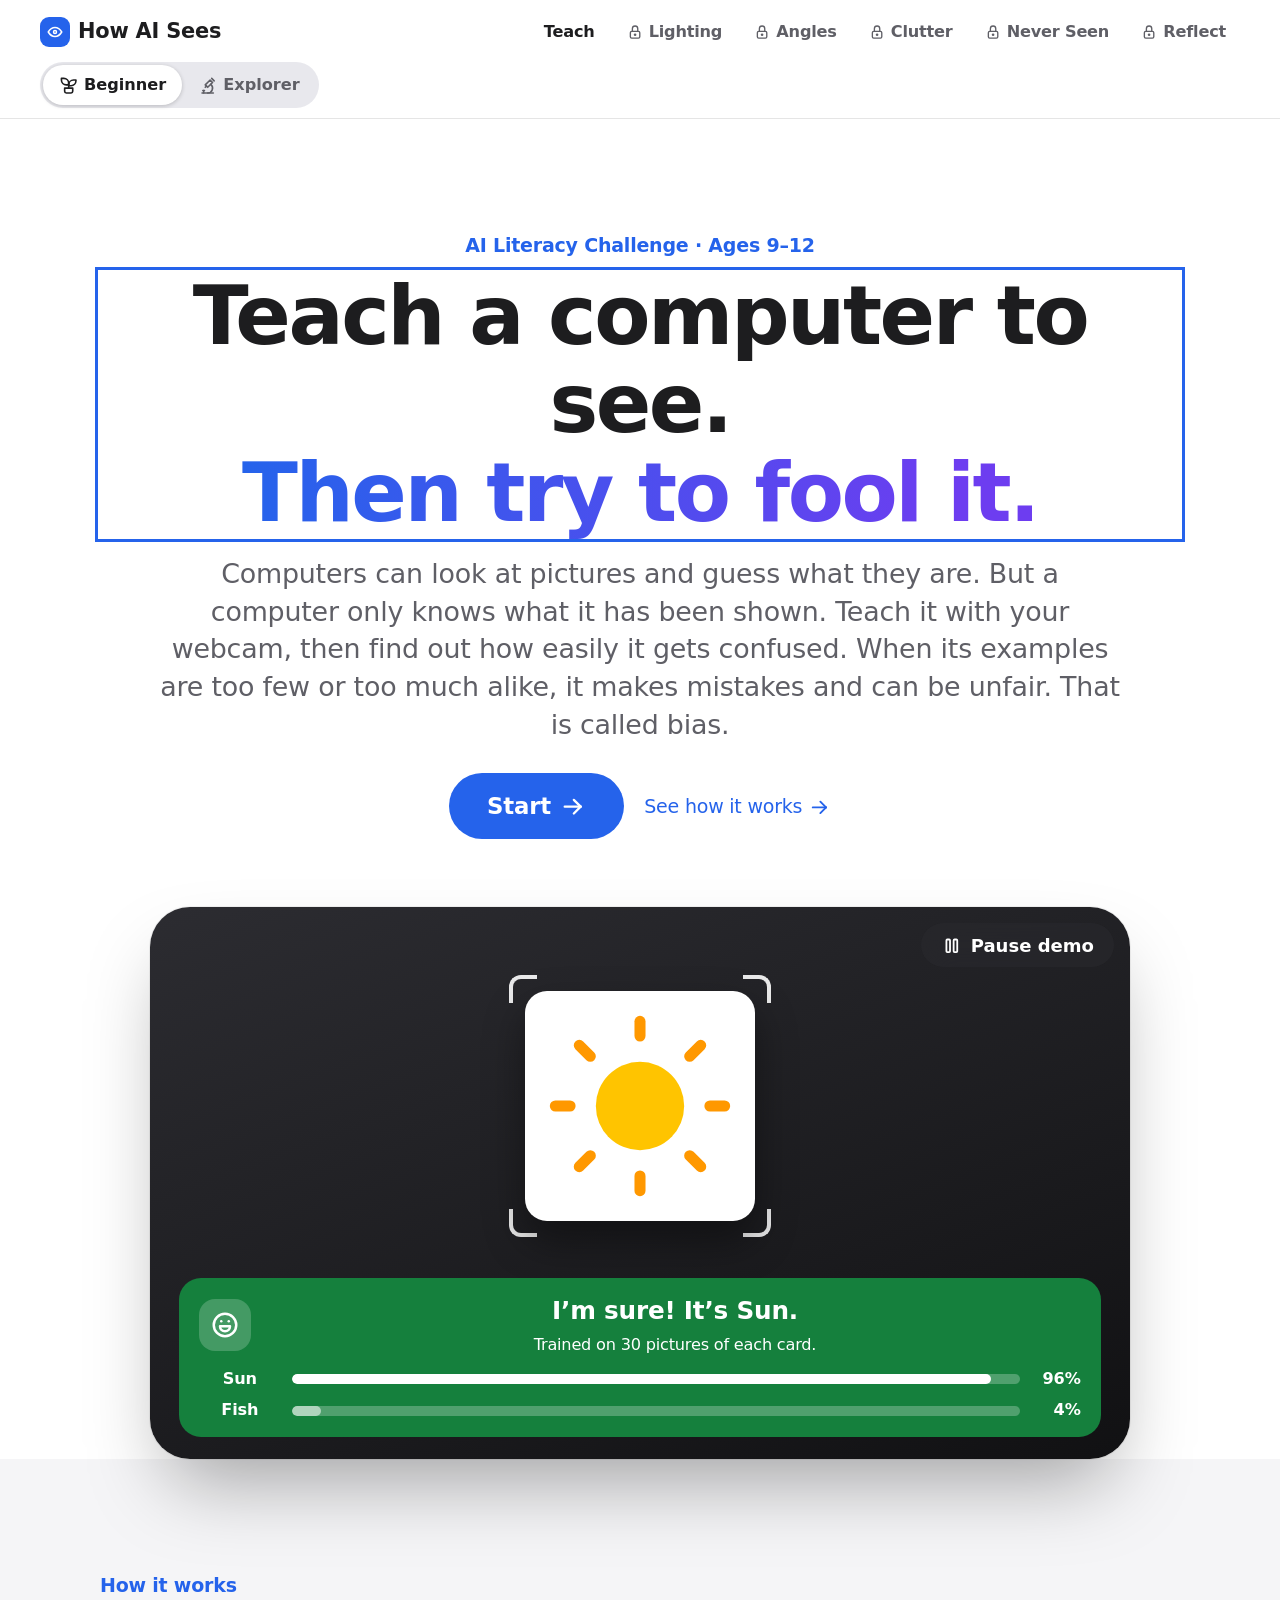
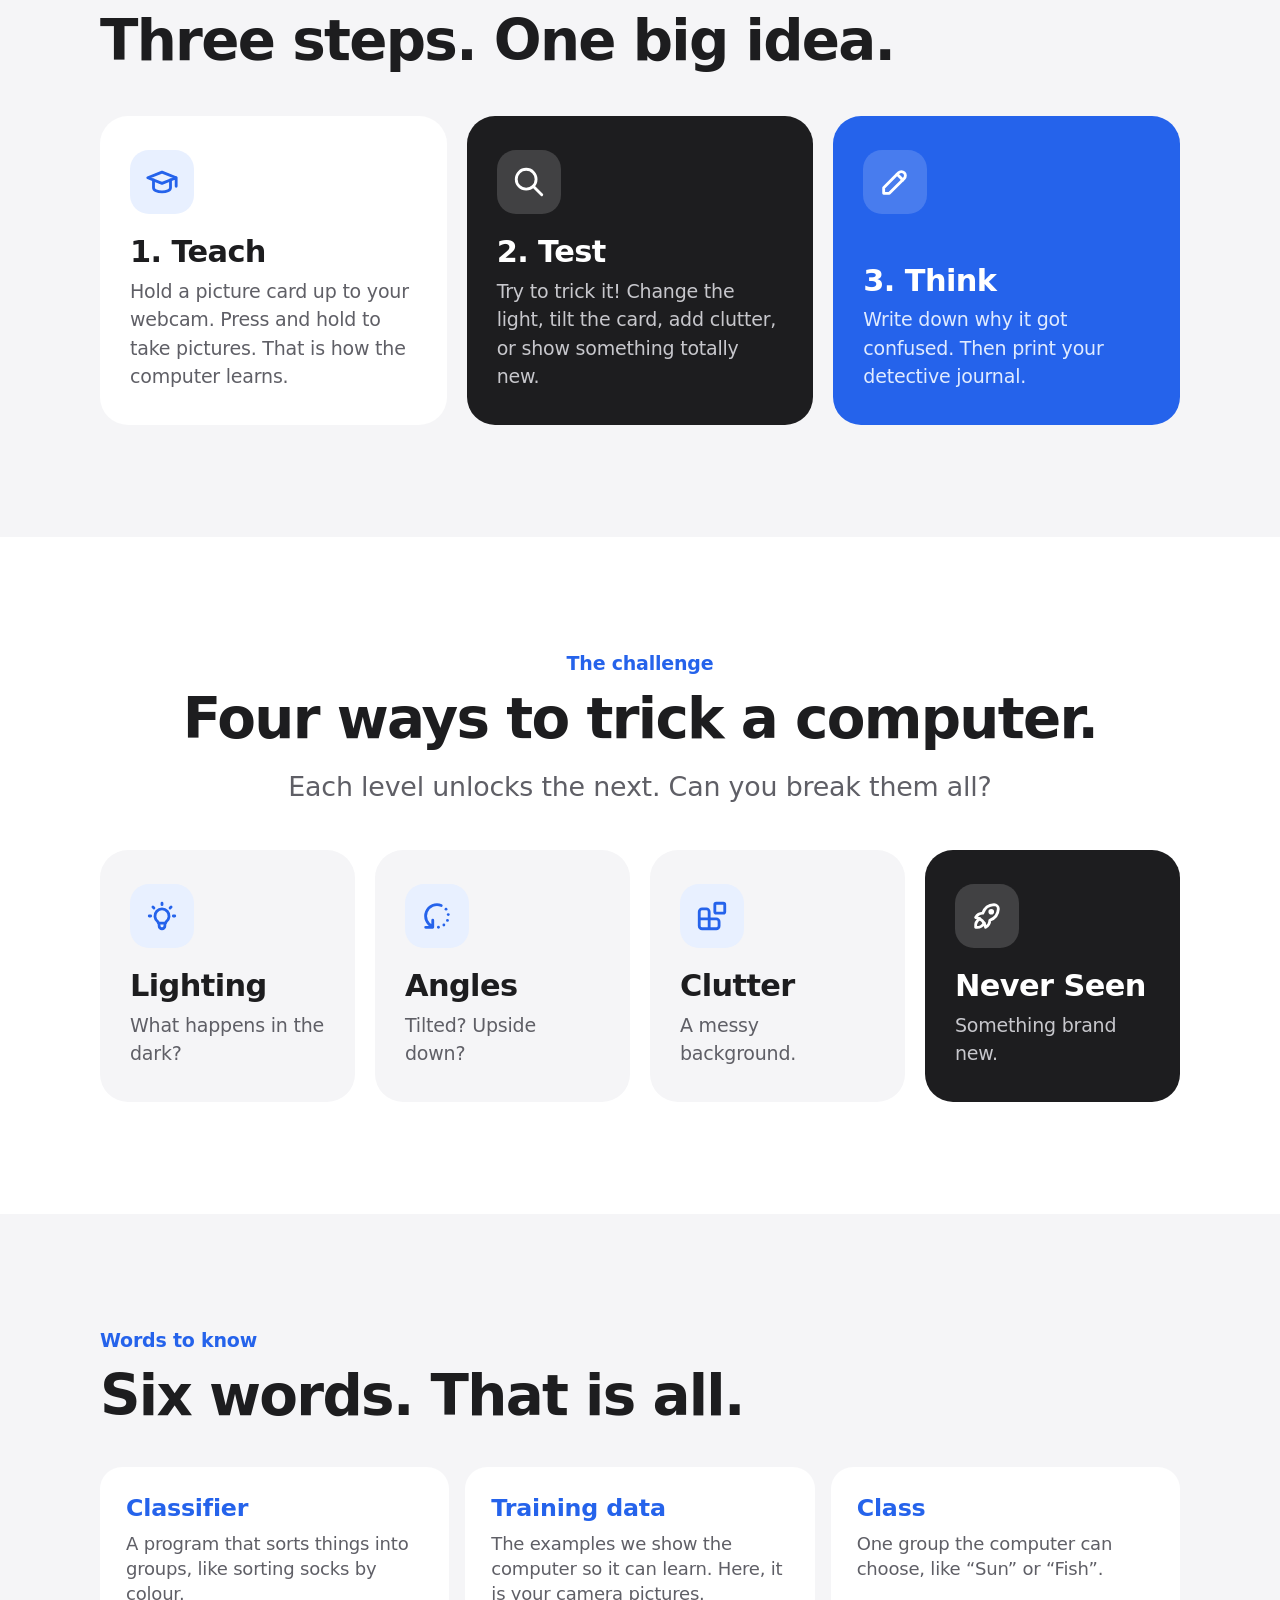
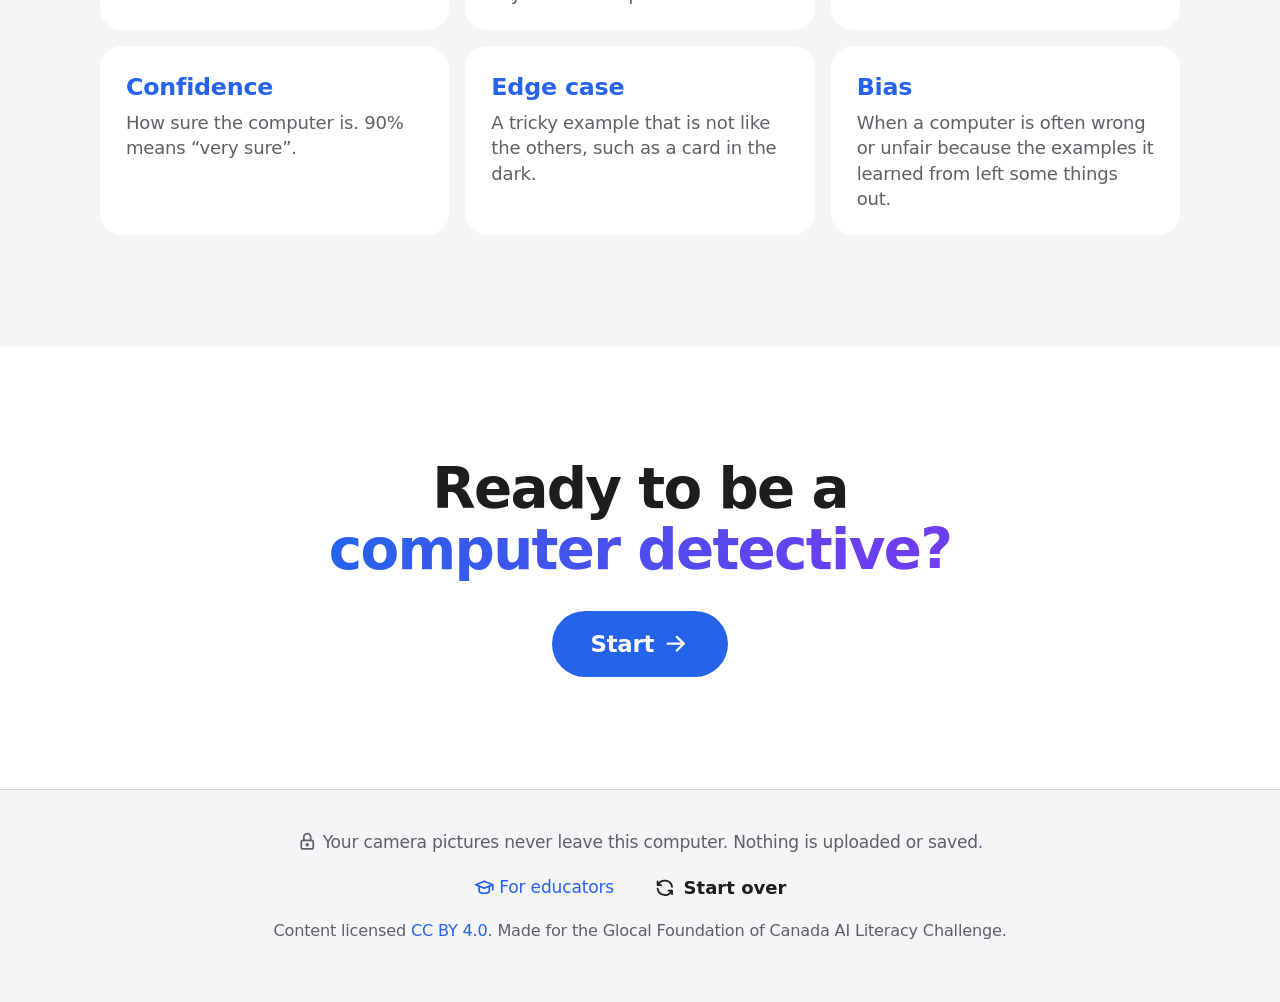
<file: index.html>
<!doctype html>
<html lang="en">
<head>
  <meta charset="utf-8">
  <meta name="viewport" content="width=device-width, initial-scale=1">
  <title>How AI Sees</title>
  <meta name="description" content="A hands-on AI literacy challenge for kids aged 9 to 12. Teach a computer with a webcam, then try to fool it.">
  <!-- Privacy lock: the browser itself refuses to send data anywhere except this site's own files. -->
  <meta http-equiv="Content-Security-Policy" content="default-src 'none'; script-src 'self'; style-src 'self'; img-src 'self'; media-src 'self' blob:; connect-src 'self'; font-src 'self'; base-uri 'self'; form-action 'none'; frame-src 'none'; object-src 'none'">
  <link rel="icon" href="assets/favicon.svg" type="image/svg+xml">
  <link rel="stylesheet" href="css/style.css">
</head>
<body data-mode="beginner">
  <a class="skip-link" href="#main">Skip to main content</a>

  <header class="top">
    <a class="logo" href="#/home"><i aria-hidden="true"><span data-icon="eye"></span></i> How AI Sees</a>
    <nav id="progress" class="steps-nav" aria-label="Your progress"></nav>
    <div class="seg" role="group" aria-label="Mode">
      <button type="button" data-mode="beginner" aria-pressed="true"><span data-icon="plant"></span> Beginner</button>
      <button type="button" data-mode="explorer" aria-pressed="false"><span data-icon="microscope"></span> Explorer</button>
    </div>
  </header>

  <main id="main" tabindex="-1"></main>

  <footer class="site-footer">
    <p><span data-icon="lock"></span> Your camera pictures never leave this computer. Nothing is uploaded or saved.</p>
    <p class="footer-links">
      <a href="#/educator"><span data-icon="school"></span> For educators</a>
      <button id="start-over" class="btn btn-small btn-ghost" type="button"><span data-icon="refresh"></span> Start over</button>
    </p>
    <p class="small">Content licensed <a href="https://creativecommons.org/licenses/by/4.0/" target="_blank" rel="noopener noreferrer">CC BY 4.0</a>. Made for the Glocal Foundation of Canada AI Literacy Challenge.</p>
  </footer>

  <div id="announcer" class="sr-only" aria-live="polite"></div>

  <noscript><p class="notice">This page needs JavaScript to teach the computer. Please turn it on in your browser.</p></noscript>
  <script type="module" src="js/app.js"></script>
</body>
</html>
</file>
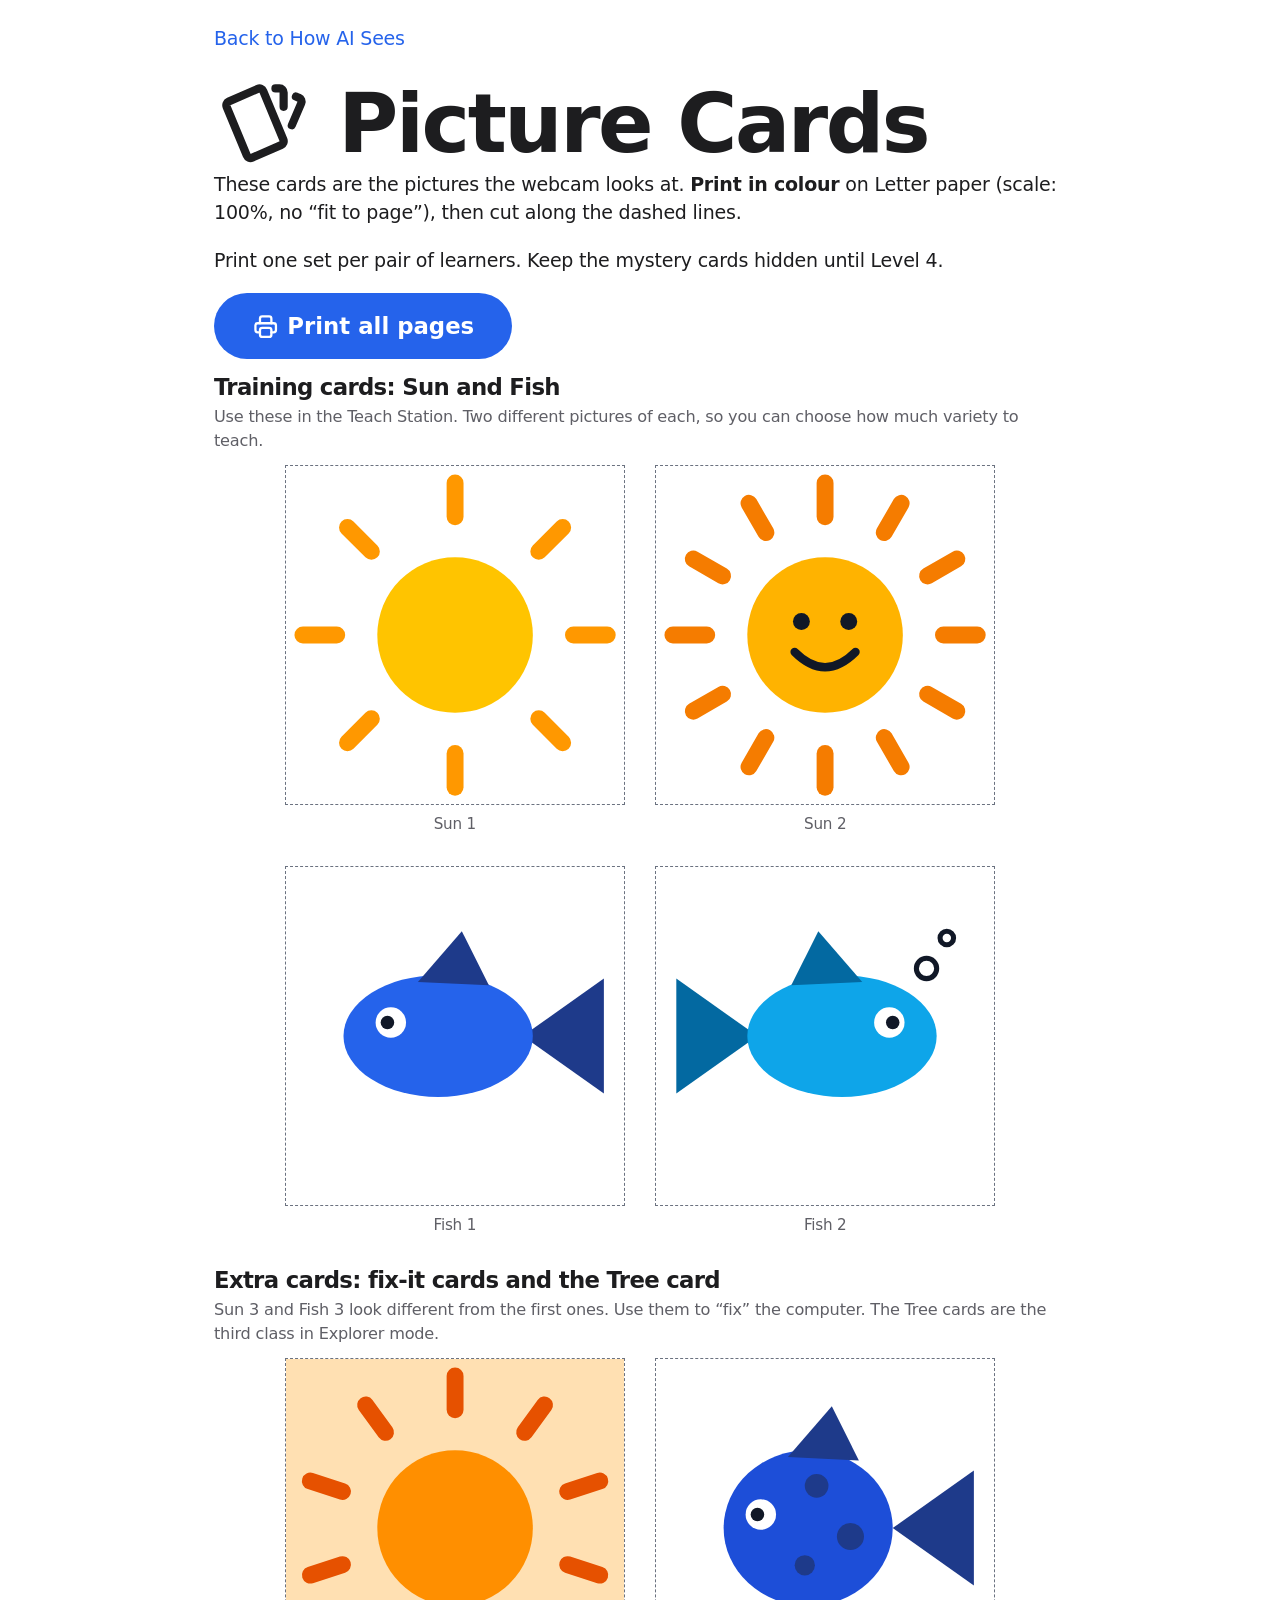
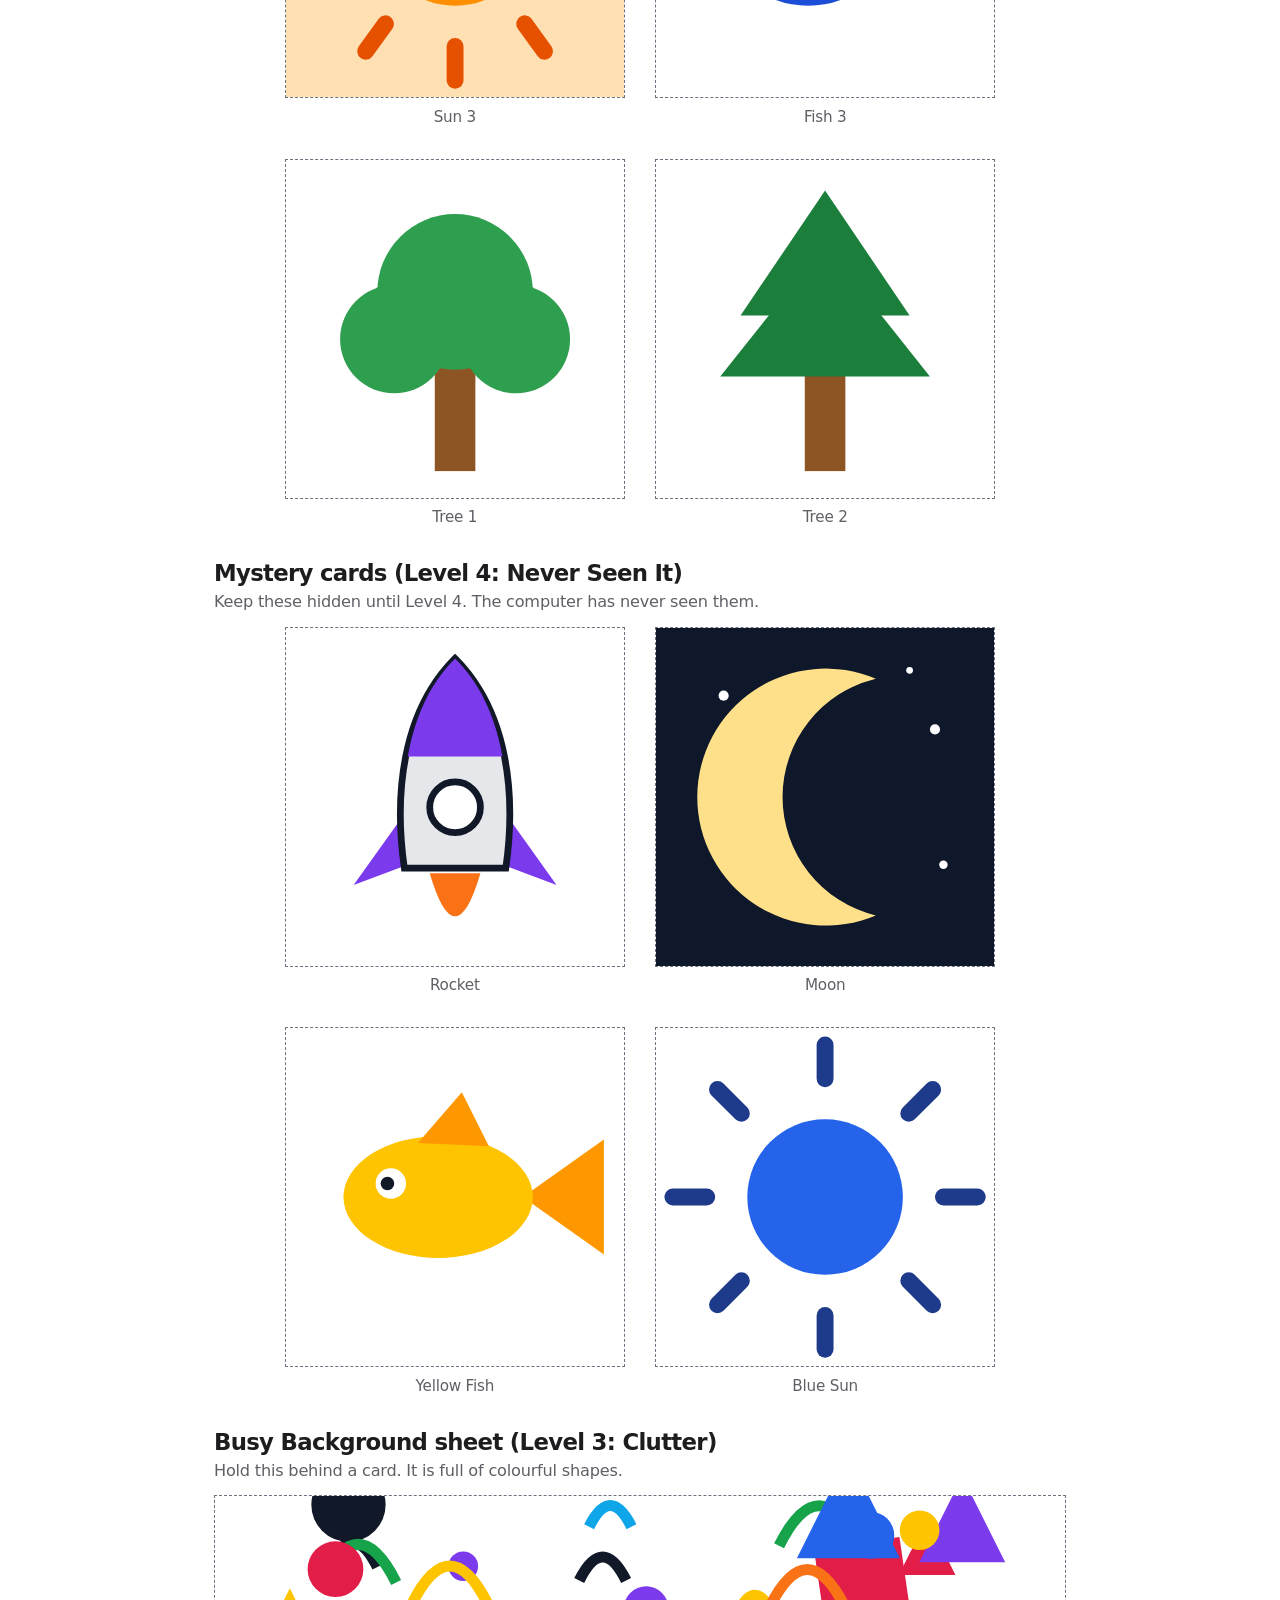
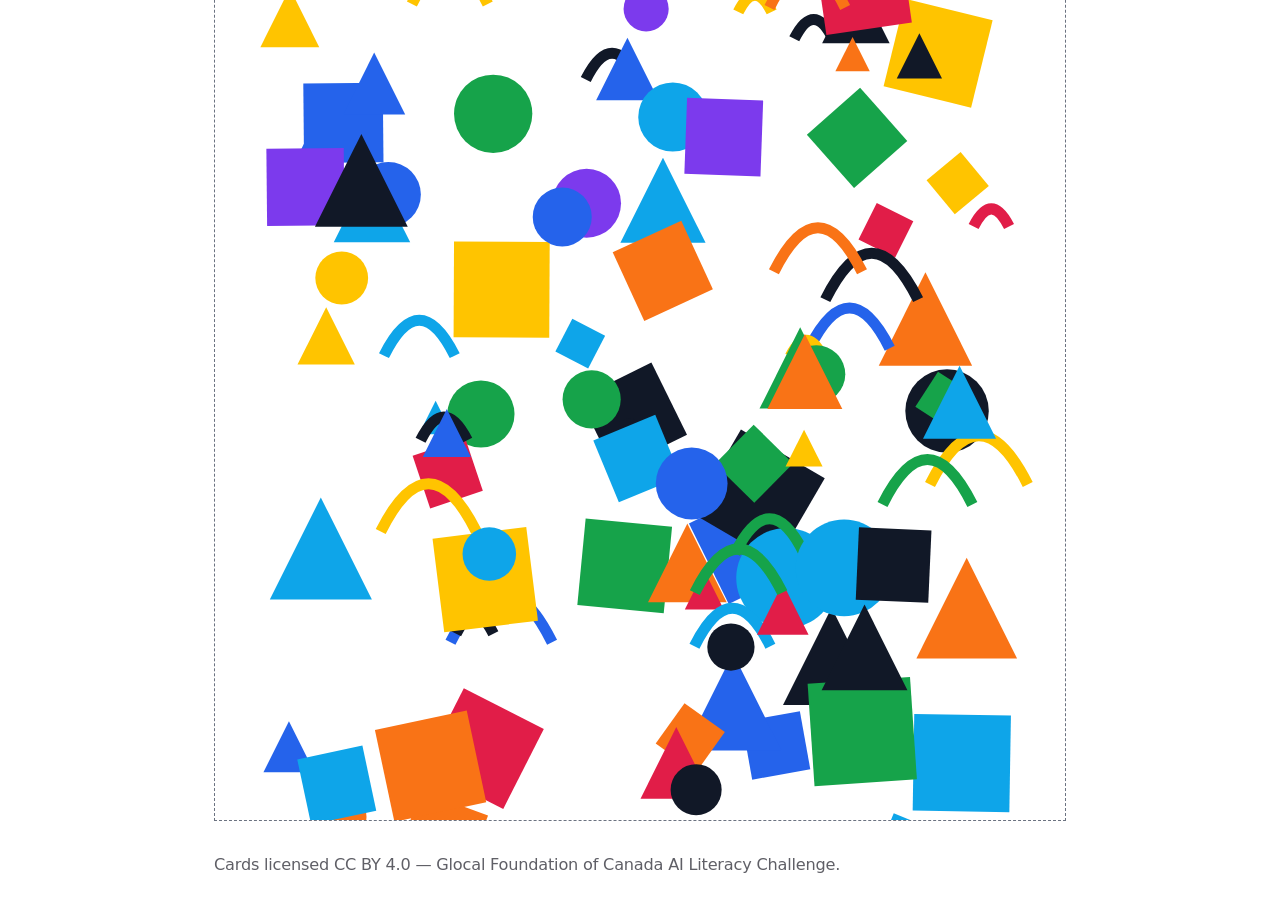
<file: printables/cards.html>
<!doctype html>
<html lang="en">
<head>
  <meta charset="utf-8">
  <meta name="viewport" content="width=device-width, initial-scale=1">
  <title>Picture Cards — How AI Sees</title>
  <meta http-equiv="Content-Security-Policy" content="default-src 'none'; script-src 'self'; style-src 'self'; img-src 'self'; base-uri 'self'; form-action 'none'">
  <link rel="stylesheet" href="../css/style.css">
  <link rel="stylesheet" href="../css/sheets.css">
</head>
<body>
  <main class="sheet-page" id="main">
    <div class="no-print">
      <p><a href="../index.html#/educator">Back to How AI Sees</a></p>
      <h1><span data-icon="cards"></span> Picture Cards</h1>
      <p>These cards are the pictures the webcam looks at. <strong>Print in colour</strong> on Letter paper (scale: 100%, no “fit to page”), then cut along the dashed lines.</p>
      <p>Print one set per pair of learners. Keep the mystery cards hidden until Level 4.</p>
      <div class="toolbar"><button id="print" class="btn btn-big" type="button"><span data-icon="printer"></span> Print all pages</button></div>
    </div>
    <div id="sheets"></div>
    <p class="small no-print">Cards licensed CC BY 4.0 — Glocal Foundation of Canada AI Literacy Challenge.</p>
  </main>
  <script type="module" src="cards-page.js"></script>
</body>
</html>
</file>
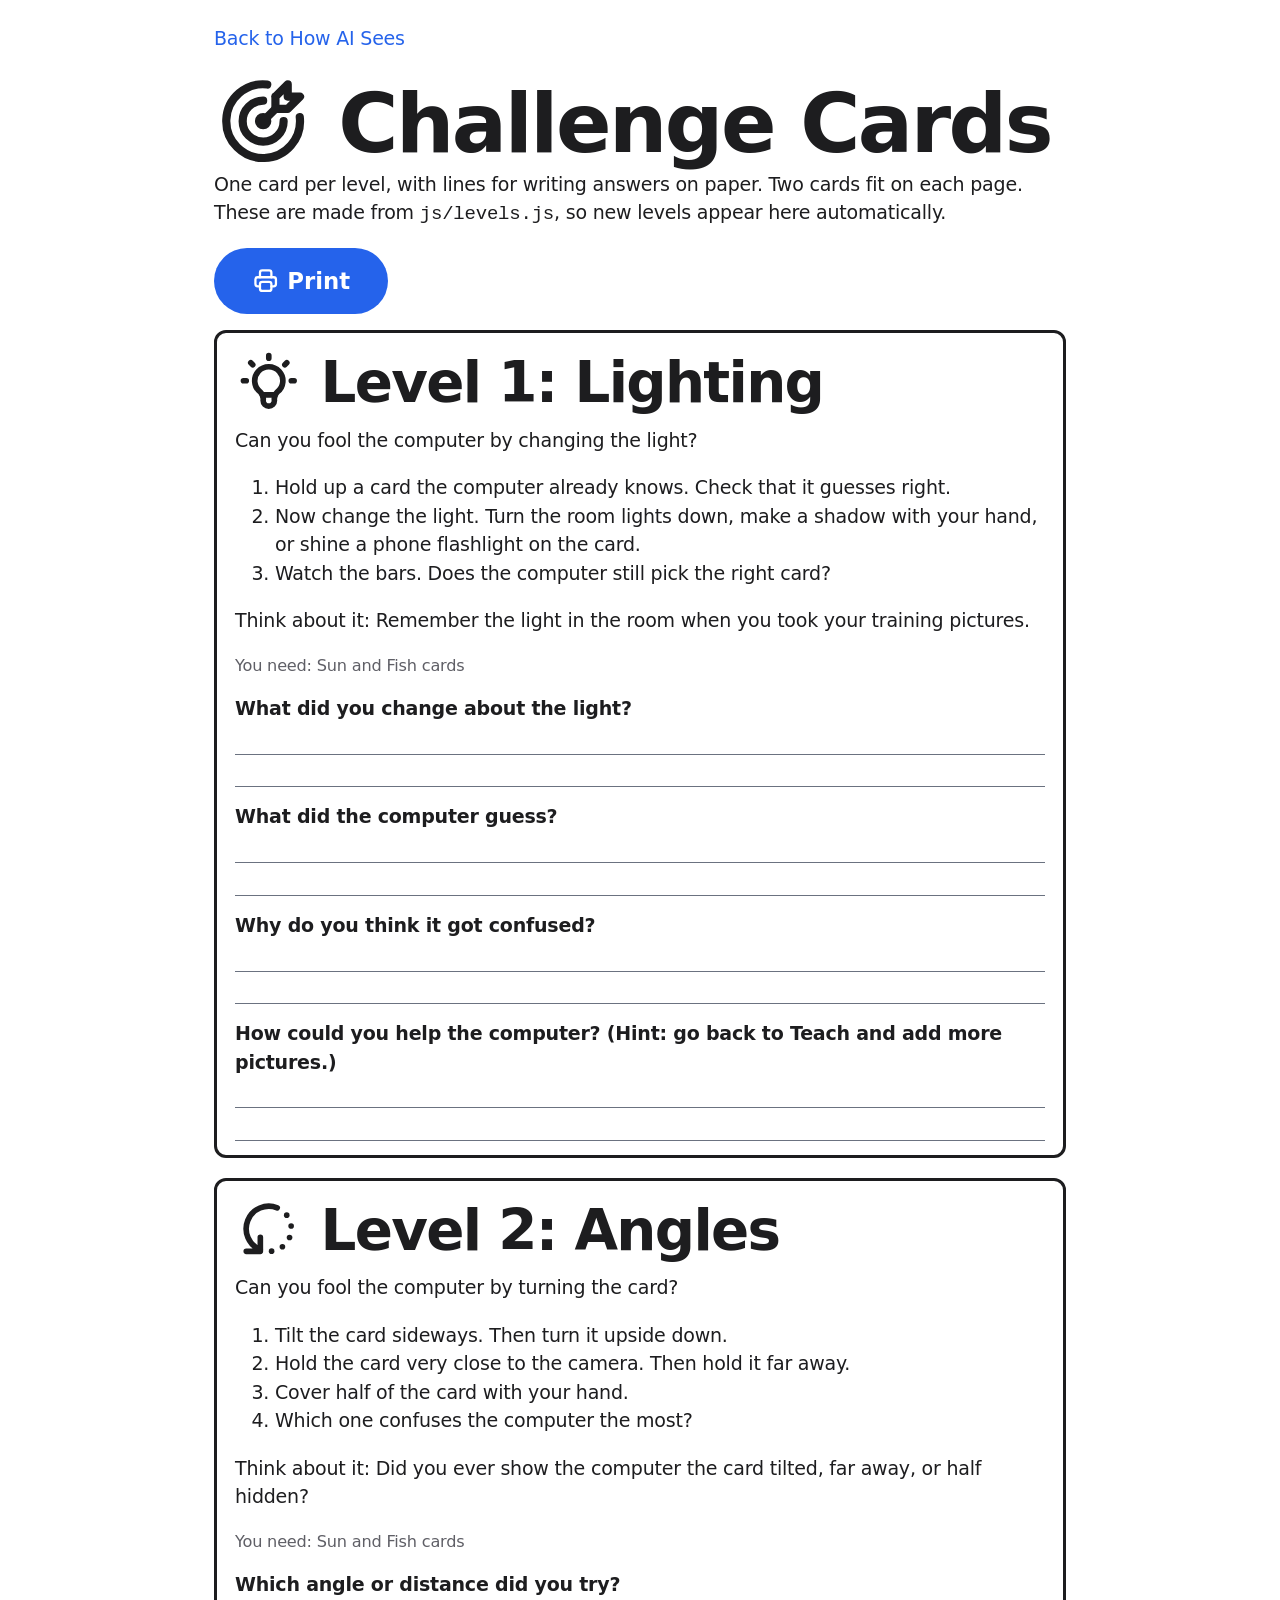
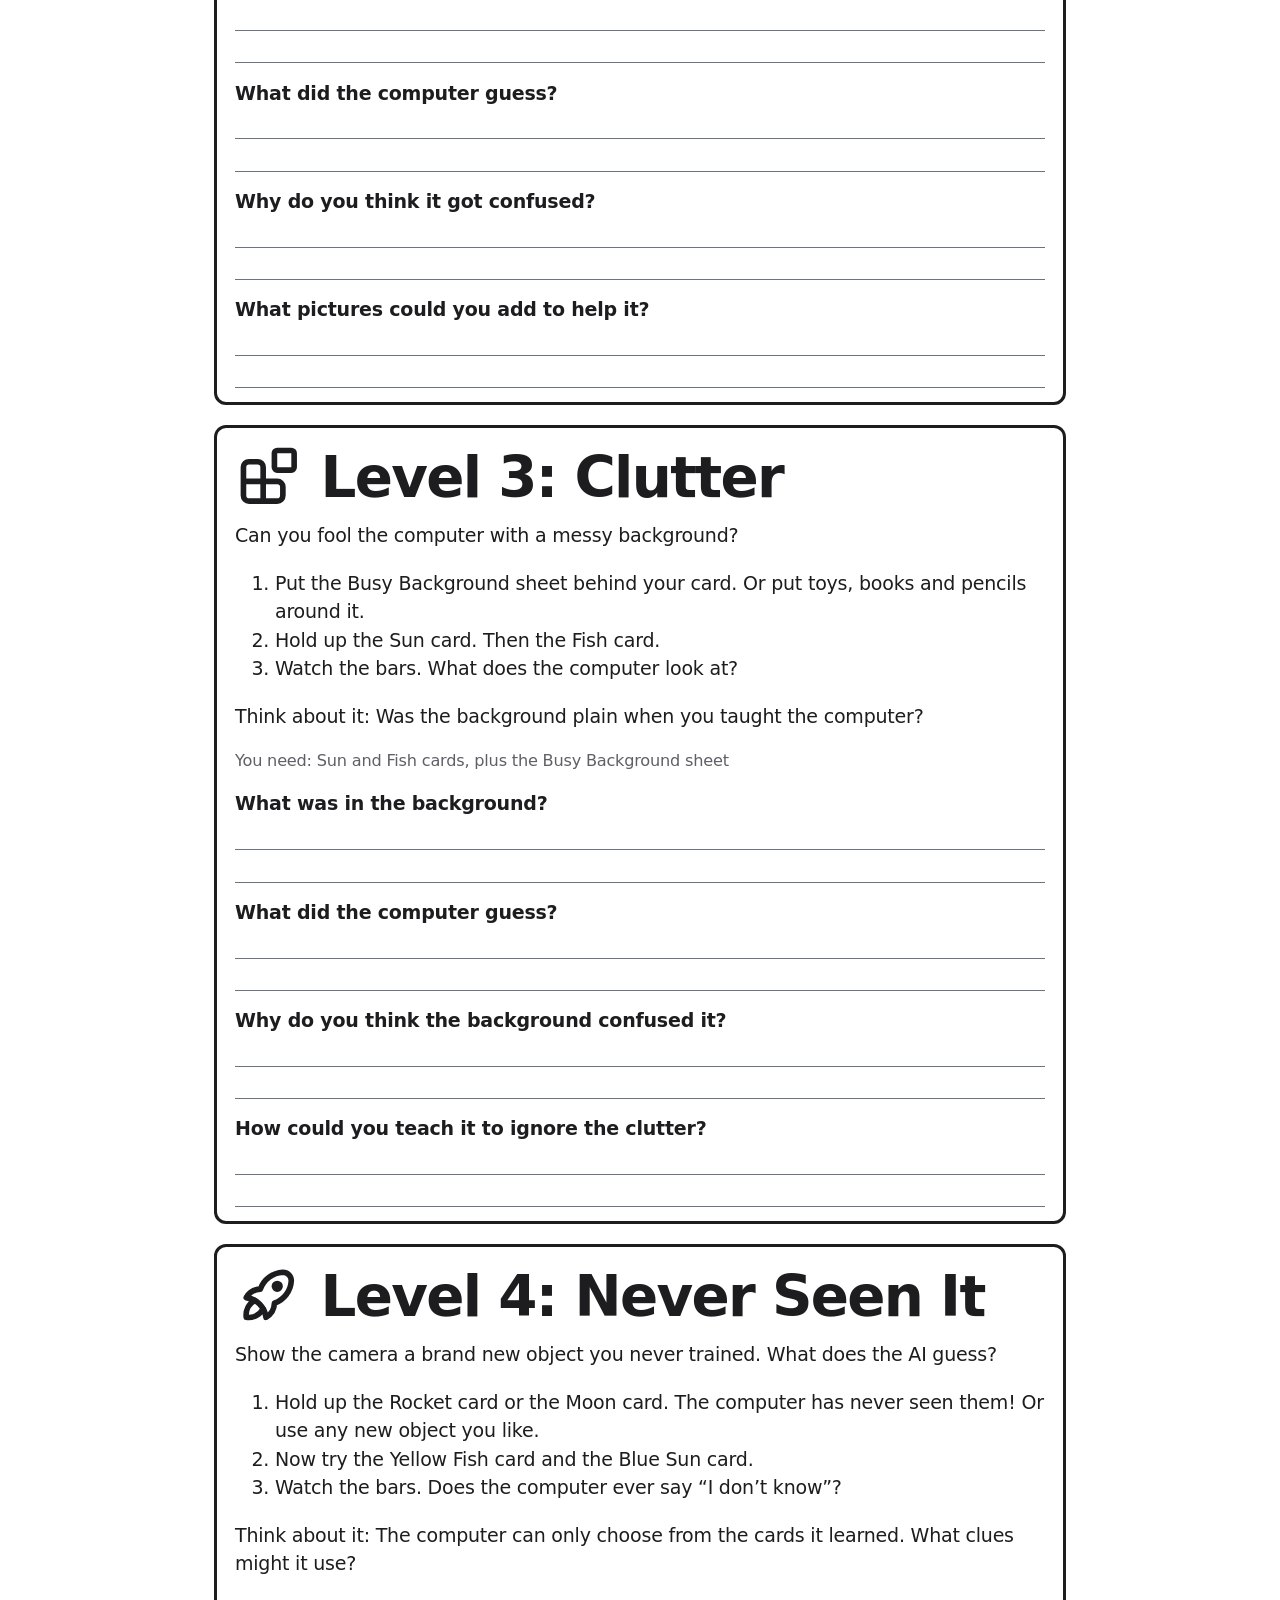
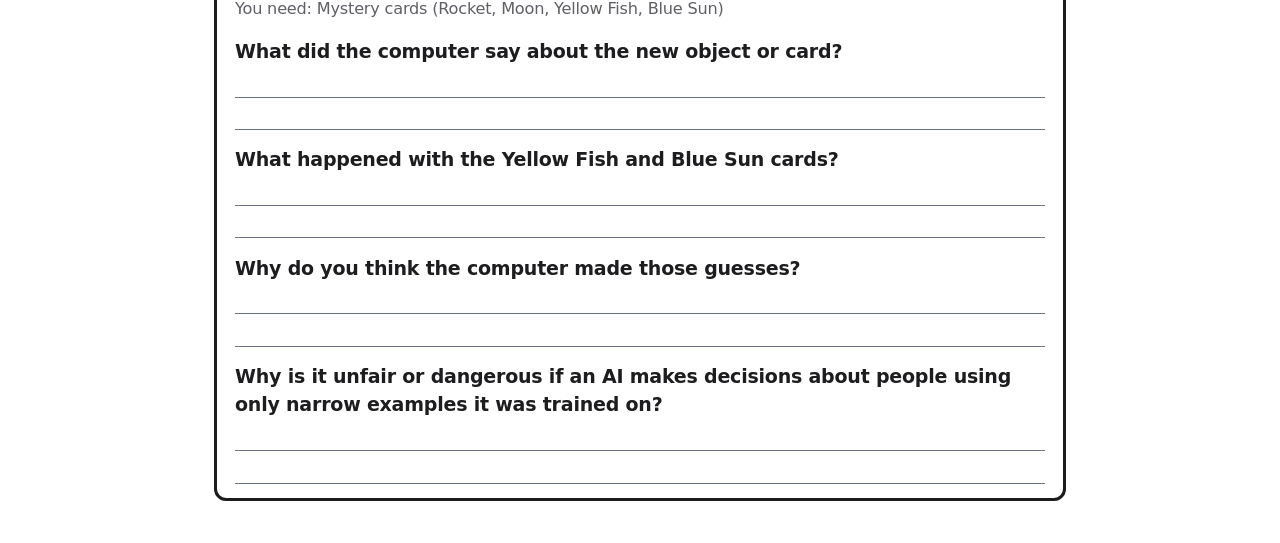
<file: printables/challenges.html>
<!doctype html>
<html lang="en">
<head>
  <meta charset="utf-8">
  <meta name="viewport" content="width=device-width, initial-scale=1">
  <title>Challenge Cards — How AI Sees</title>
  <meta http-equiv="Content-Security-Policy" content="default-src 'none'; script-src 'self'; style-src 'self'; img-src 'self'; base-uri 'self'; form-action 'none'">
  <link rel="stylesheet" href="../css/style.css">
  <link rel="stylesheet" href="../css/sheets.css">
</head>
<body>
  <main class="sheet-page" id="main">
    <div class="no-print">
      <p><a href="../index.html#/educator">Back to How AI Sees</a></p>
      <h1><span data-icon="target-arrow"></span> Challenge Cards</h1>
      <p>One card per level, with lines for writing answers on paper. Two cards fit on each page. These are made from <code>js/levels.js</code>, so new levels appear here automatically.</p>
      <div class="toolbar"><button id="print" class="btn btn-big" type="button"><span data-icon="printer"></span> Print</button></div>
    </div>
    <div id="cards"></div>
  </main>
  <script type="module" src="challenges-page.js"></script>
</body>
</html>
</file>
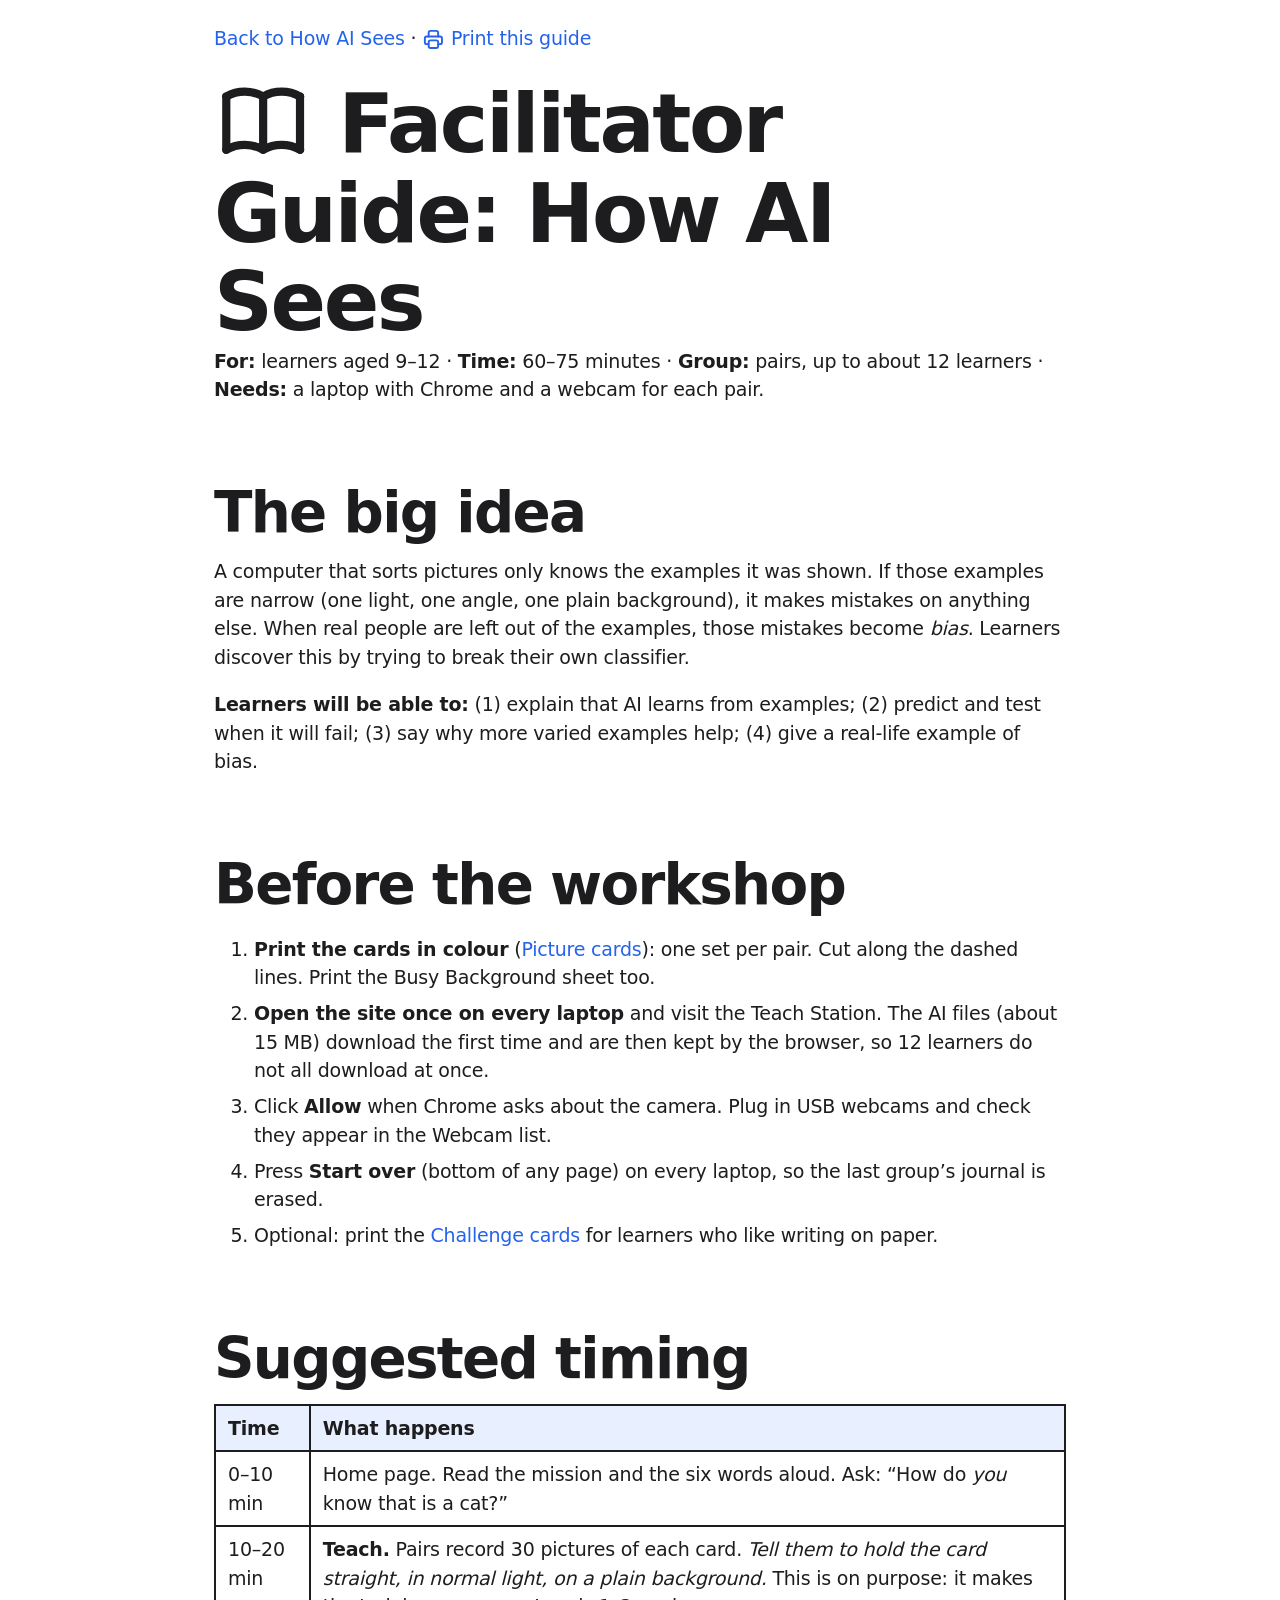
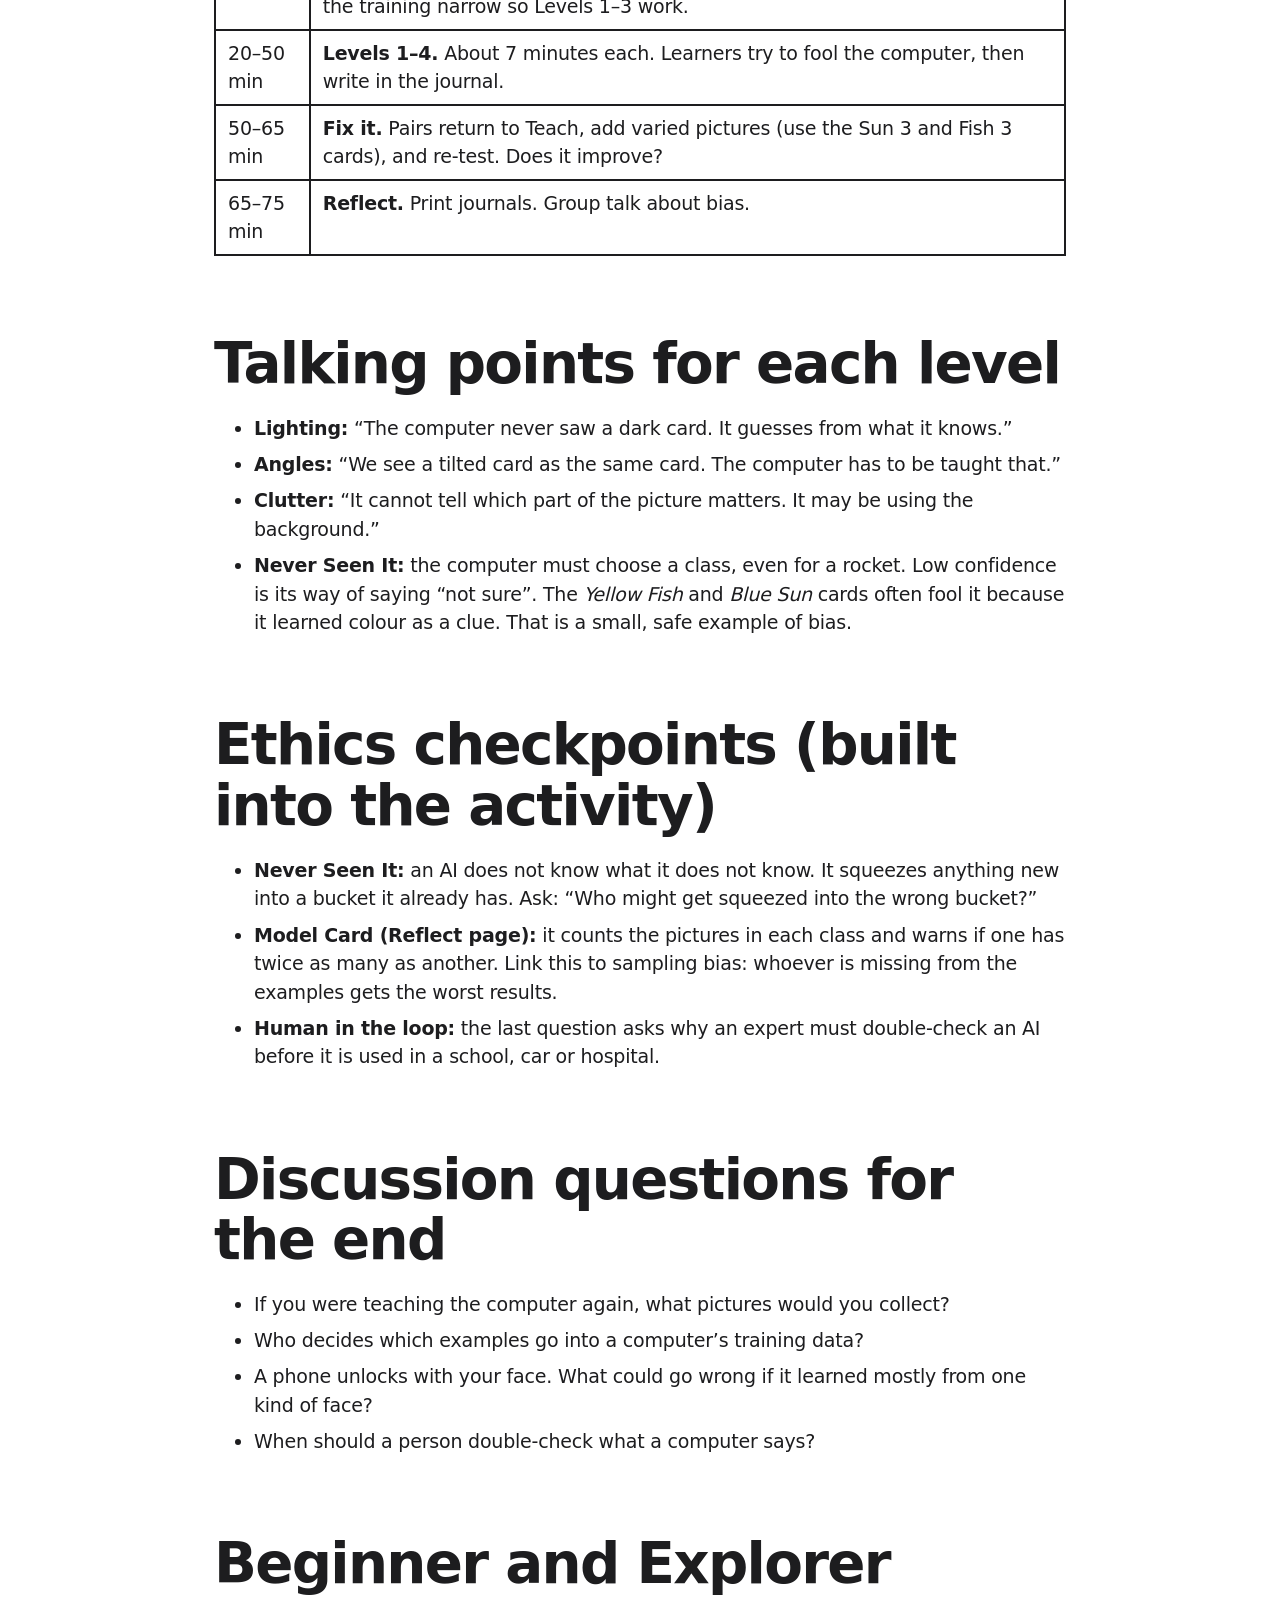
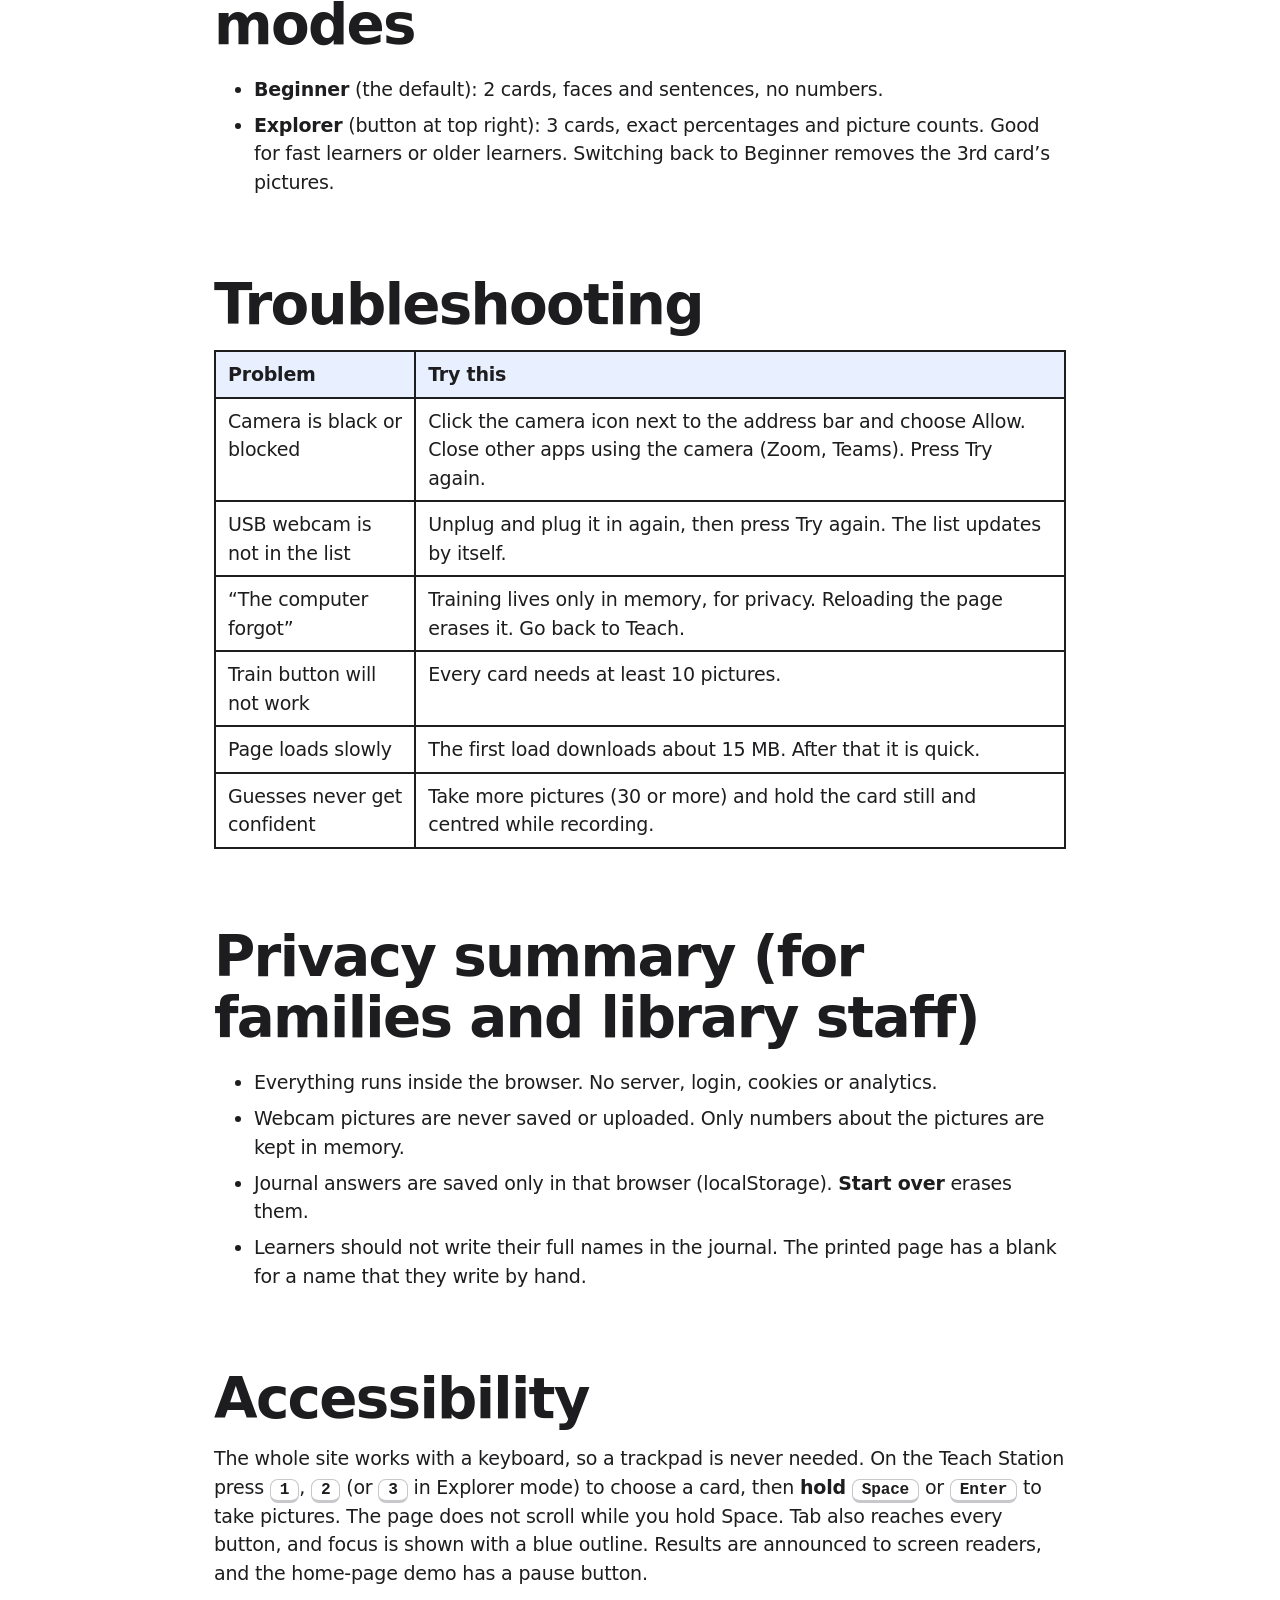
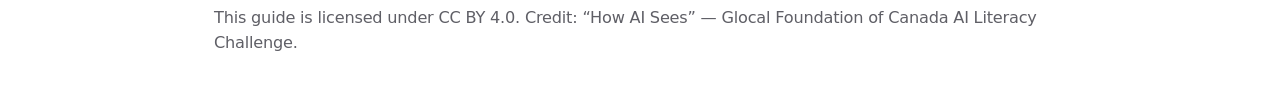
<file: printables/guide.html>
<!doctype html>
<html lang="en">
<head>
  <meta charset="utf-8">
  <meta name="viewport" content="width=device-width, initial-scale=1">
  <title>Facilitator Guide — How AI Sees</title>
  <meta http-equiv="Content-Security-Policy" content="default-src 'none'; script-src 'self'; style-src 'self'; img-src 'self'; base-uri 'self'; form-action 'none'">
  <link rel="stylesheet" href="../css/style.css">
  <link rel="stylesheet" href="../css/sheets.css">
</head>
<body>
  <main class="sheet-page guide" id="main">
    <p class="no-print"><a href="../index.html#/educator">Back to How AI Sees</a> · <a href="#" id="print"><span data-icon="printer"></span> Print this guide</a></p>
    <h1><span data-icon="book"></span> Facilitator Guide: How AI Sees</h1>
    <p><strong>For:</strong> learners aged 9–12 · <strong>Time:</strong> 60–75 minutes · <strong>Group:</strong> pairs, up to about 12 learners · <strong>Needs:</strong> a laptop with Chrome and a webcam for each pair.</p>

    <h2>The big idea</h2>
    <p>A computer that sorts pictures only knows the examples it was shown. If those examples are narrow (one light, one angle, one plain background), it makes mistakes on anything else. When real people are left out of the examples, those mistakes become <em>bias</em>. Learners discover this by trying to break their own classifier.</p>
    <p><strong>Learners will be able to:</strong> (1) explain that AI learns from examples; (2) predict and test when it will fail; (3) say why more varied examples help; (4) give a real-life example of bias.</p>

    <h2>Before the workshop</h2>
    <ol>
      <li><strong>Print the cards in colour</strong> (<a href="cards.html">Picture cards</a>): one set per pair. Cut along the dashed lines. Print the Busy Background sheet too.</li>
      <li><strong>Open the site once on every laptop</strong> and visit the Teach Station. The AI files (about 15 MB) download the first time and are then kept by the browser, so 12 learners do not all download at once.</li>
      <li>Click <strong>Allow</strong> when Chrome asks about the camera. Plug in USB webcams and check they appear in the Webcam list.</li>
      <li>Press <strong>Start over</strong> (bottom of any page) on every laptop, so the last group’s journal is erased.</li>
      <li>Optional: print the <a href="challenges.html">Challenge cards</a> for learners who like writing on paper.</li>
    </ol>

    <h2>Suggested timing</h2>
    <table>
      <tr><th>Time</th><th>What happens</th></tr>
      <tr><td>0–10 min</td><td>Home page. Read the mission and the six words aloud. Ask: “How do <em>you</em> know that is a cat?”</td></tr>
      <tr><td>10–20 min</td><td><strong>Teach.</strong> Pairs record 30 pictures of each card. <em>Tell them to hold the card straight, in normal light, on a plain background.</em> This is on purpose: it makes the training narrow so Levels 1–3 work.</td></tr>
      <tr><td>20–50 min</td><td><strong>Levels 1–4.</strong> About 7 minutes each. Learners try to fool the computer, then write in the journal.</td></tr>
      <tr><td>50–65 min</td><td><strong>Fix it.</strong> Pairs return to Teach, add varied pictures (use the Sun 3 and Fish 3 cards), and re-test. Does it improve?</td></tr>
      <tr><td>65–75 min</td><td><strong>Reflect.</strong> Print journals. Group talk about bias.</td></tr>
    </table>

    <h2>Talking points for each level</h2>
    <ul>
      <li><strong>Lighting:</strong> “The computer never saw a dark card. It guesses from what it knows.”</li>
      <li><strong>Angles:</strong> “We see a tilted card as the same card. The computer has to be taught that.”</li>
      <li><strong>Clutter:</strong> “It cannot tell which part of the picture matters. It may be using the background.”</li>
      <li><strong>Never Seen It:</strong> the computer must choose a class, even for a rocket. Low confidence is its way of saying “not sure”. The <em>Yellow Fish</em> and <em>Blue Sun</em> cards often fool it because it learned colour as a clue. That is a small, safe example of bias.</li>
    </ul>

    <h2>Ethics checkpoints (built into the activity)</h2>
    <ul>
      <li><strong>Never Seen It:</strong> an AI does not know what it does not know. It squeezes anything new into a bucket it already has. Ask: “Who might get squeezed into the wrong bucket?”</li>
      <li><strong>Model Card (Reflect page):</strong> it counts the pictures in each class and warns if one has twice as many as another. Link this to sampling bias: whoever is missing from the examples gets the worst results.</li>
      <li><strong>Human in the loop:</strong> the last question asks why an expert must double-check an AI before it is used in a school, car or hospital.</li>
    </ul>

    <h2>Discussion questions for the end</h2>
    <ul>
      <li>If you were teaching the computer again, what pictures would you collect?</li>
      <li>Who decides which examples go into a computer’s training data?</li>
      <li>A phone unlocks with your face. What could go wrong if it learned mostly from one kind of face?</li>
      <li>When should a person double-check what a computer says?</li>
    </ul>

    <h2>Beginner and Explorer modes</h2>
    <ul>
      <li><strong>Beginner</strong> (the default): 2 cards, faces and sentences, no numbers.</li>
      <li><strong>Explorer</strong> (button at top right): 3 cards, exact percentages and picture counts. Good for fast learners or older learners. Switching back to Beginner removes the 3rd card’s pictures.</li>
    </ul>

    <h2>Troubleshooting</h2>
    <table>
      <tr><th>Problem</th><th>Try this</th></tr>
      <tr><td>Camera is black or blocked</td><td>Click the camera icon next to the address bar and choose Allow. Close other apps using the camera (Zoom, Teams). Press Try again.</td></tr>
      <tr><td>USB webcam is not in the list</td><td>Unplug and plug it in again, then press Try again. The list updates by itself.</td></tr>
      <tr><td>“The computer forgot”</td><td>Training lives only in memory, for privacy. Reloading the page erases it. Go back to Teach.</td></tr>
      <tr><td>Train button will not work</td><td>Every card needs at least 10 pictures.</td></tr>
      <tr><td>Page loads slowly</td><td>The first load downloads about 15 MB. After that it is quick.</td></tr>
      <tr><td>Guesses never get confident</td><td>Take more pictures (30 or more) and hold the card still and centred while recording.</td></tr>
    </table>

    <h2>Privacy summary (for families and library staff)</h2>
    <ul>
      <li>Everything runs inside the browser. No server, login, cookies or analytics.</li>
      <li>Webcam pictures are never saved or uploaded. Only numbers about the pictures are kept in memory.</li>
      <li>Journal answers are saved only in that browser (localStorage). <strong>Start over</strong> erases them.</li>
      <li>Learners should not write their full names in the journal. The printed page has a blank for a name that they write by hand.</li>
    </ul>

    <h2>Accessibility</h2>
    <p>The whole site works with a keyboard, so a trackpad is never needed. On the Teach Station press <kbd>1</kbd>, <kbd>2</kbd> (or <kbd>3</kbd> in Explorer mode) to choose a card, then <strong>hold</strong> <kbd>Space</kbd> or <kbd>Enter</kbd> to take pictures. The page does not scroll while you hold Space. Tab also reaches every button, and focus is shown with a blue outline. Results are announced to screen readers, and the home-page demo has a pause button.</p>

    <p class="small">This guide is licensed under CC BY 4.0. Credit: “How AI Sees” — Glocal Foundation of Canada AI Literacy Challenge.</p>
  </main>
  <script type="module" src="guide-page.js"></script>
</body>
</html>
</file>
<file: css/style.css>
/* How AI Sees — restyle. Clean, spacious, high contrast. One accent colour (blue). */
:root {
  --bg: #ffffff;
  --alt: #f5f5f7;
  --ink: #1d1d1f;
  --mute: #5f5f66;          /* 6:1 on white, 5.5:1 on --alt */
  --blue: #2563eb;          /* the one accent colour (5.2:1 with white text) */
  --blue-d: #1d4ed8;
  --tint: #e8f0ff;
  --r: 28px;
  --font: -apple-system, BlinkMacSystemFont, "SF Pro Display", "Segoe UI", system-ui, sans-serif;

  /* names used by the printable pages (sheets.css) */
  --line: var(--ink);
  --muted: var(--mute);
  --soft: var(--tint);
  --accent: var(--blue);
}

* { box-sizing: border-box; }
html { font-size: 19px; }
body { margin: 0; background: var(--bg); color: var(--ink); font-family: var(--font); letter-spacing: -.011em; -webkit-font-smoothing: antialiased; line-height: 1.5; }
a { color: var(--blue); font-weight: 500; text-decoration: none; }
a:hover { text-decoration: underline; }
button { font: inherit; cursor: pointer; }
h1, h2, h3 { letter-spacing: -.03em; line-height: 1.08; margin: 0; }
h1 { font-size: clamp(2.5rem, 6.4vw, 4.8rem); font-weight: 700; }
h2 { font-size: clamp(1.9rem, 4.4vw, 3.1rem); font-weight: 700; margin-bottom: 14px; }
h3 { font-size: 1.4rem; font-weight: 700; letter-spacing: -.02em; }
p { margin: 0 0 1em; }
code, kbd { font-family: ui-monospace, "SF Mono", Consolas, monospace; }
kbd { background: #fff; border: 1px solid #c7c7cc; border-bottom-width: 3px; border-radius: 8px; padding: 1px 9px; font-size: .85em; font-weight: 600; white-space: nowrap; }

.sr-only { position: absolute; width: 1px; height: 1px; padding: 0; margin: -1px; overflow: hidden; clip: rect(0 0 0 0); white-space: nowrap; border: 0; }
.small { font-size: .85rem; color: var(--mute); }
.center { text-align: center; }

/* ---------- Keyboard focus (WCAG 2.1 AA: visible on every interactive element) ---------- */
a:focus-visible, button:focus-visible, select:focus-visible, summary:focus-visible, [tabindex]:focus-visible,
input:focus, textarea:focus, select:focus {
  outline: 3px solid #2563eb;
  outline-offset: 2px;
}
main:focus { outline: none; }
.skip-link { position: absolute; left: 12px; top: -90px; z-index: 100; background: var(--ink); color: #fff; padding: 12px 20px; border-radius: 999px; font-weight: 600; }
.skip-link:focus { top: 12px; }
@media (forced-colors: active) { .btn, .seg button, .step { border: 2px solid ButtonText; } }

/* ---------- Icons ---------- */
.ico { display: inline-flex; width: var(--ico-size, 1.2em); height: var(--ico-size, 1.2em); flex: none; vertical-align: -.22em; }
.ico svg { width: 100%; height: 100%; display: block; }
.btn .ico, .seg .ico, .step .ico, a .ico { vertical-align: middle; }
.chip { display: inline-flex; align-items: center; justify-content: center; width: 44px; height: 44px; border-radius: 13px; background: var(--tint); color: var(--blue); flex: none; }
.chip .ico { --ico-size: 24px; }
.chip.lg { width: 64px; height: 64px; border-radius: 19px; }
.chip.lg .ico { --ico-size: 34px; }
.chip.solid { background: var(--blue); color: #fff; }
.tile.dark .chip, .tile.blue .chip { background: rgba(255,255,255,.16); color: #fff; }
.hd { display: flex; align-items: center; gap: 12px; }
.hd .chip { width: 38px; height: 38px; border-radius: 11px; }
.hd .chip .ico { --ico-size: 21px; }

/* ---------- Header ---------- */
.top { position: sticky; top: 0; z-index: 20; display: flex; flex-wrap: wrap; align-items: center; justify-content: space-between; gap: 8px 16px; padding: 10px clamp(16px, 4vw, 40px); background: rgba(255,255,255,.82); backdrop-filter: saturate(180%) blur(20px); -webkit-backdrop-filter: saturate(180%) blur(20px); border-bottom: 1px solid rgba(0,0,0,.1); }
.logo { font-weight: 700; font-size: 1.1rem; color: var(--ink); display: flex; align-items: center; gap: 8px; min-height: 44px; }
.logo:hover { text-decoration: none; }
.logo i { width: 30px; height: 30px; border-radius: 9px; background: var(--blue); color: #fff; display: grid; place-items: center; font-style: normal; }
.logo i .ico { --ico-size: 18px; }
.steps-nav { position: relative; } /* keeps hidden screen-reader text inside the scrolling bar */
.steps-nav ol { display: flex; gap: 4px; list-style: none; margin: 0; padding: 0; flex-wrap: wrap; justify-content: center; }
.step { display: inline-flex; align-items: center; gap: 6px; min-height: 40px; padding: 6px 14px; border-radius: 999px; font-size: .85rem; font-weight: 600; color: var(--ink); background: transparent; }
a.step:hover { background: var(--alt); text-decoration: none; }
.step.current { background: var(--ink); color: #fff; }
.step.locked { color: var(--mute); }
@media (max-width: 900px) { .steps-nav { order: 3; flex-basis: 100%; overflow-x: auto; } .steps-nav ol { flex-wrap: nowrap; justify-content: flex-start; } .step { white-space: nowrap; } }

@media (max-width: 700px) { .top { position: static; } }

.seg { display: inline-flex; background: #e8e8ed; border-radius: 999px; padding: 3px; }
.seg button { border: 0; background: transparent; padding: 8px 16px; min-height: 40px; border-radius: 999px; color: var(--mute); font-weight: 600; font-size: .85rem; }
.seg button[aria-pressed="true"] { background: #fff; color: var(--ink); box-shadow: 0 1px 4px rgba(0,0,0,.2); }

/* ---------- Buttons ---------- */
.btn { display: inline-flex; align-items: center; justify-content: center; gap: 8px; min-height: 52px; padding: 13px 30px; border: 0; border-radius: 999px; font-weight: 600; font-size: 1.05rem; background: var(--blue); color: #fff; text-decoration: none; transition: transform .15s, background .15s; touch-action: manipulation; user-select: none; }
.btn:hover { background: var(--blue-d); color: #fff; text-decoration: none; }
.btn:active { transform: scale(.97); }
.btn.dark { background: var(--ink); }
.btn.dark:hover { background: #000; }
.btn-ghost { background: var(--alt); color: var(--ink); }
.btn-ghost:hover { background: #e8e8ed; color: var(--ink); }
.btn-small { min-height: 44px; padding: 8px 20px; font-size: .95rem; }
.btn-big { min-height: 60px; padding: 16px 38px; font-size: 1.2rem; }
.btn[aria-disabled="true"] { background: #e5e5ea; color: #636366; cursor: not-allowed; transform: none; }
.btn.live { background: #000; transform: scale(.98); }
.btn.live .dot { animation: pulse .7s infinite alternate; }
.dot { width: 12px; height: 12px; border-radius: 50%; background: #ff453a; flex: none; }
@keyframes pulse { to { opacity: .25; } }

/* ---------- Layout ---------- */
main { min-height: 70vh; }
section.block { padding: clamp(56px, 9vw, 112px) clamp(16px, 4vw, 40px); }
.alt { background: var(--alt); }
.wrap { max-width: 1080px; margin: 0 auto; }
.page { padding: clamp(32px, 5vw, 64px) clamp(16px, 4vw, 40px) 80px; max-width: 1160px; margin: 0 auto; }
.page h1 { font-size: clamp(2.2rem, 5vw, 3.6rem); }
.eyebrow { font-weight: 600; color: var(--blue); margin-bottom: 12px; }
.lead { font-size: clamp(1.1rem, 2.1vw, 1.45rem); color: var(--mute); max-width: 36em; margin: 18px 0 0; line-height: 1.4; }
.center .lead { margin-left: auto; margin-right: auto; }
.grad { background: linear-gradient(90deg, #2563eb, #6d3df0 90%); -webkit-background-clip: text; background-clip: text; color: transparent; }
.cta-row { display: flex; gap: 20px; align-items: center; margin-top: 30px; flex-wrap: wrap; }
.center .cta-row { justify-content: center; }
.notice { border-radius: 18px; padding: 14px 20px; background: var(--tint); font-weight: 600; }

.two { display: grid; grid-template-columns: 1.35fr 1fr; gap: 24px; margin-top: 36px; align-items: start; }
@media (max-width: 900px) { .two { grid-template-columns: 1fr; } }
.panel { background: var(--alt); border-radius: var(--r); padding: 28px; }
.panel.white { background: #fff; box-shadow: 0 0 0 1px rgba(0,0,0,.08), 0 18px 40px -24px rgba(0,0,0,.28); }
.panel h2 { font-size: 1.35rem; letter-spacing: -.02em; margin-bottom: 10px; }
.callout { margin: 18px 0 0; padding: 14px 18px; background: var(--tint); border-radius: 16px; font-size: .95rem; }
.callout b { display: block; margin-bottom: 2px; }

/* ---------- Home ---------- */
.stage { max-width: 980px; margin: clamp(36px, 6vw, 68px) auto 0; border-radius: 40px; overflow: hidden; background: linear-gradient(160deg, #2c2c31, #111113); position: relative; aspect-ratio: 16 / 9; box-shadow: 0 40px 80px -20px rgba(0,0,0,.35), 0 0 0 1px rgba(0,0,0,.06); }
@media (max-width: 600px) { .stage { aspect-ratio: 4 / 5; border-radius: 28px; } }
.scan { position: absolute; left: 50%; top: 36%; width: min(25%, 230px); aspect-ratio: 1; transform: translate(-50%, -50%); }
@media (max-width: 600px) { .scan { width: 46%; top: 32%; } }
.card-art { position: absolute; inset: 0; background: #fff; border-radius: 22px; padding: 10%; opacity: 0; transform: scale(.92); transition: opacity .5s, transform .5s; box-shadow: 0 20px 40px rgba(0,0,0,.4); }
.card-art.show { opacity: 1; transform: none; }
.card-art svg { width: 100%; height: 100%; display: block; }
.corner { position: absolute; width: 28px; height: 28px; border: 4px solid #fff; opacity: .9; }
.corner.tl { top: -16px; left: -16px; border-right: 0; border-bottom: 0; border-radius: 12px 0 0 0; }
.corner.tr { top: -16px; right: -16px; border-left: 0; border-bottom: 0; border-radius: 0 12px 0 0; }
.corner.bl { bottom: -16px; left: -16px; border-right: 0; border-top: 0; border-radius: 0 0 0 12px; }
.corner.br { bottom: -16px; right: -16px; border-left: 0; border-top: 0; border-radius: 0 0 12px 0; }
.demo-pause { position: absolute; top: 16px; right: 16px; background: rgba(40,40,45,.7); color: #fff; backdrop-filter: blur(16px); }
.demo-pause:hover { background: rgba(0,0,0,.85); }

.bento { display: grid; gap: 20px; grid-template-columns: repeat(3, 1fr); margin-top: 44px; }
.grid4 { display: grid; gap: 20px; grid-template-columns: repeat(4, 1fr); margin-top: 44px; text-align: left; }
@media (max-width: 900px) { .grid4 { grid-template-columns: repeat(2, 1fr); } }
@media (max-width: 800px) { .bento { grid-template-columns: 1fr; } }
@media (max-width: 520px) { .grid4 { grid-template-columns: 1fr; } }
.tile { border-radius: var(--r); padding: 34px 30px; background: #fff; min-height: 280px; display: flex; flex-direction: column; }
.grid4 .tile { min-height: 240px; background: var(--alt); }
.tile .num { margin-bottom: auto; }
.tile h3 { font-size: 1.6rem; margin: 22px 0 8px; }
.tile p { margin: 0; color: var(--mute); }
.tile.dark { background: var(--ink); color: #fff; }
.tile.dark p { color: #c7c7cc; }
.tile.blue { background: var(--blue); color: #fff; }
.tile.blue p { color: #e0ebff; }
.words { display: grid; gap: 16px; grid-template-columns: repeat(3, 1fr); margin: 40px 0 0; }
@media (max-width: 800px) { .words { grid-template-columns: 1fr; } }
.word { background: #fff; border-radius: 22px; padding: 24px 26px; }
.word dt { font-size: 1.25rem; font-weight: 700; color: var(--blue); }
.word dd { margin: 4px 0 0; color: var(--mute); font-size: .95rem; line-height: 1.4; }

/* ---------- Camera + results ---------- */
.field-label { display: block; font-weight: 600; font-size: .9rem; margin-bottom: 8px; }
select, input[type="text"], textarea { font: inherit; color: var(--ink); background: #fff; border: 2px solid #c7c7cc; border-radius: 16px; padding: 10px 16px; min-height: 48px; width: 100%; }
select { border-radius: 999px; }
.cam { border-radius: 22px; background: linear-gradient(160deg, #2c2c31, #111113); aspect-ratio: 4 / 3; position: relative; overflow: hidden; margin-top: 12px; }
.cam video { position: absolute; inset: 0; width: 100%; height: 100%; object-fit: cover; transform: scaleX(-1); }
.cam-msg { margin-top: 12px; }
.glass { position: absolute; left: 3%; right: 3%; bottom: 4%; border-radius: 22px; padding: 14px 20px; background: rgba(40,40,45,.7); backdrop-filter: blur(24px) saturate(180%); -webkit-backdrop-filter: blur(24px) saturate(180%); color: #fff; display: grid; grid-template-columns: auto 1fr; gap: 4px 18px; align-items: center; }
.glass .face { grid-row: span 2; }
.glass .chip { width: 52px; height: 52px; border-radius: 16px; background: rgba(255,255,255,.2); color: #fff; }
.glass .chip .ico { --ico-size: 30px; }
/* The colour of the panel shows how sure the computer is. Words and icons say it too, so colour is never the only clue. */
.glass.sure { background: #15803d; color: #fff; backdrop-filter: none; }
.glass.think { background: #1d4ed8; color: #fff; backdrop-filter: none; }
.glass.unsure { background: #facc15; color: #1d1d1f; backdrop-filter: none; }
.glass.sure .sub, .glass.think .sub { color: #fff; }
.glass.unsure .sub { color: #3a3a3d; }
.glass.unsure .chip { background: rgba(0,0,0,.1); color: #1d1d1f; }
.glass.sure .bar .f, .glass.think .bar .f { background: rgba(255,255,255,.55); }
.glass.sure .bar.best .f, .glass.think .bar.best .f { background: #fff; }
.glass.unsure .bar .t { background: rgba(0,0,0,.15); }
.glass.unsure .bar .f { background: rgba(0,0,0,.4); }
.glass.unsure .bar.best .f { background: #1d1d1f; }
.glass .say { font-weight: 700; font-size: clamp(1rem, 2vw, 1.3rem); }
.glass .sub { color: #d1d1d6; font-size: .85rem; min-height: 1.2em; }
.bars { grid-column: 1 / -1; display: grid; gap: 7px; margin-top: 6px; }
.bar { display: grid; grid-template-columns: 5em 1fr 3em; gap: 12px; align-items: center; font-size: .85rem; font-weight: 600; }
.bar.no-pct { grid-template-columns: 5em 1fr; }
.bar .t { height: 10px; border-radius: 99px; background: rgba(255,255,255,.25); overflow: hidden; }
.bar .f { height: 100%; width: 0; border-radius: 99px; background: #fff; transition: width .15s; }
.bar.best .f { background: #6ea8ff; }
.bar .l { overflow: hidden; text-overflow: ellipsis; white-space: nowrap; }
.pct { text-align: right; font-variant-numeric: tabular-nums; }

/* ---------- Teach ---------- */
.cls { background: #fff; border-radius: 22px; padding: 20px 22px; margin-bottom: 16px; box-shadow: 0 0 0 1px rgba(0,0,0,.08); }
.cls.active { box-shadow: 0 0 0 3px var(--blue); }
.cls .row { display: flex; justify-content: space-between; align-items: center; gap: 12px; flex-wrap: wrap; }
.cls .name-wrap { flex: 1 1 8em; }
.cls .cnt { color: var(--mute); font-size: .95rem; font-weight: 600; }
.meter { height: 8px; border-radius: 99px; background: #e8e8ed; margin: 14px 0 16px; overflow: hidden; }
.meter i { display: block; height: 100%; width: 0; background: var(--blue); border-radius: 99px; transition: width .1s; }
.rec { width: 100%; }
.cls-actions { display: flex; gap: 10px; }
.cls-actions .rec { flex: 1; }
.kbd-hint { background: var(--tint); border-radius: 18px; padding: 14px 18px; margin: 0 0 16px; font-size: .95rem; }
.kbd-hint b { display: block; margin-bottom: 4px; }

/* ---------- Levels & journal ---------- */
.steps-n { list-style: none; padding: 0; margin: 18px 0 0; display: grid; gap: 14px; counter-reset: s; }
.steps-n li { counter-increment: s; display: grid; grid-template-columns: 36px 1fr; gap: 14px; align-items: start; }
.steps-n li::before { content: counter(s); width: 36px; height: 36px; border-radius: 50%; background: var(--ink); color: #fff; display: grid; place-items: center; font-weight: 700; font-size: .95rem; }
.prompt { margin-bottom: 20px; }
.prompt label { display: block; font-weight: 600; margin-bottom: 8px; }
.prompt textarea { min-height: 96px; resize: vertical; border-radius: 18px; }
.done-row { display: flex; gap: 16px; align-items: center; flex-wrap: wrap; }

/* ---------- Reflect ---------- */
.model-card { background: #fff; border-radius: var(--r); box-shadow: 0 0 0 1px rgba(0,0,0,.1), 0 18px 40px -24px rgba(0,0,0,.28); overflow: hidden; margin-top: 28px; }
.model-card header { background: var(--ink); color: #fff; padding: 18px 28px; display: flex; justify-content: space-between; gap: 12px; flex-wrap: wrap; align-items: baseline; }
.model-card header h2 { font-size: 1.3rem; margin: 0; }
.model-card .body { padding: 24px 28px; }
.badge { display: inline-flex; gap: 8px; align-items: center; padding: 10px 18px; border-radius: 16px; font-weight: 700; margin-bottom: 18px; }
.badge.ok { background: var(--tint); color: var(--ink); }
.badge.warn { background: var(--ink); color: #fff; }
.mc-row { display: grid; grid-template-columns: 7em 1fr 6em; gap: 14px; align-items: center; margin-bottom: 10px; font-weight: 600; }
.mc-row .t { height: 14px; border-radius: 99px; background: #e8e8ed; overflow: hidden; }
.mc-row .f { height: 100%; background: var(--blue); border-radius: 99px; }
.mc-row span:last-child { text-align: right; font-variant-numeric: tabular-nums; }
.tested { margin: 14px 0 0; color: var(--mute); font-size: .9rem; }
.journal-grid { display: grid; gap: 20px; grid-template-columns: 1fr 1fr; margin-top: 28px; }
@media (max-width: 800px) { .journal-grid { grid-template-columns: 1fr; } }
.answer { border-left: 4px solid var(--blue); padding: 2px 0 2px 14px; margin: 0 0 14px; }
.answer .q { font-weight: 600; margin: 0; font-size: .95rem; }
.answer .a { margin: 2px 0 0; white-space: pre-wrap; }
.answer .a.empty { color: var(--mute); font-style: italic; }
.print-answer, .print-only { display: none; }
.name-line { border-bottom: 2px solid var(--ink); width: 16em; display: inline-block; height: 1.3em; }

/* ---------- Footer, dialog ---------- */
.site-footer { text-align: center; padding: 40px 20px 48px; color: var(--mute); font-size: .9rem; border-top: 1px solid #d2d2d7; background: var(--alt); }
.site-footer p { margin: 0 0 10px; }
.footer-links { display: flex; justify-content: center; gap: 20px; align-items: center; flex-wrap: wrap; }
.dialog { border: 0; border-radius: var(--r); padding: 28px; max-width: 28rem; color: var(--ink); background: #fff; font-size: 1.1rem; box-shadow: 0 30px 80px rgba(0,0,0,.4); }
.dialog::backdrop { background: rgba(0,0,0,.5); backdrop-filter: blur(6px); }

.fade { animation: fade .45s ease both; }
@keyframes fade { from { opacity: 0; transform: translateY(12px); } }
@media (prefers-reduced-motion: reduce) { *, *::before, *::after { animation: none !important; transition: none !important; scroll-behavior: auto !important; } }

/* ---------- Print: one clean Letter page with the model card + journal ---------- */
@media print {
  @page { size: letter; margin: 10mm; }
  html { font-size: 9pt; }
  body { background: #fff; color: #000; line-height: 1.3; }
  .top, .site-footer, .skip-link, .no-print, nav, button, .cam, .glass, select, textarea, .callout, #announcer, .btn { display: none !important; }
  main { min-height: 0; }
  .page { padding: 0; max-width: none; }
  .page h1 { font-size: 18pt; margin-bottom: 2pt; }
  .page > .lead { display: none; }
  .print-only { display: block; margin: 0 0 6pt; }
  .print-answer { display: block; white-space: pre-wrap; border-bottom: 1px solid #999; min-height: 1.1em; margin: 0 0 3pt; font-size: 8.5pt; }
  .model-card { margin-top: 8pt; box-shadow: none; border: 1.5pt solid #000; border-radius: 10pt; break-inside: avoid; }
  .model-card header { background: #fff; color: #000; border-bottom: 1.5pt solid #000; padding: 4pt 10pt; }
  .model-card header .small { display: none; }
  .model-card .body { padding: 5pt 10pt; font-size: 9pt; }
  .badge { border: 1.5pt solid #000; background: #fff !important; color: #000 !important; padding: 2pt 8pt; margin-bottom: 4pt; border-radius: 8pt; }
  .mc-row { margin-bottom: 2pt; font-size: 9pt; }
  .tested { margin-top: 3pt; font-size: 8.5pt; color: #000; }
  .mc-row .t { border: 1pt solid #000; background: #fff; }
  .mc-row .f { background: #000; }
  .journal-grid { grid-template-columns: 1fr 1fr; gap: 6pt; margin-top: 6pt; }
  .panel { background: #fff; box-shadow: none; padding: 0; border-radius: 0; }
  .panel.white { box-shadow: none; border: 1pt solid #000; border-radius: 8pt; padding: 4pt 8pt; break-inside: avoid; }
  .panel h2 { font-size: 10pt; margin-bottom: 3pt; }
  .answer { margin-bottom: 3pt; border-left: 2pt solid #000; padding-left: 6pt; }
  .answer .q { font-size: 8pt; line-height: 1.2; }
  .answer .a { font-size: 8.5pt; line-height: 1.25; }
  .prompt { margin-bottom: 2pt; break-inside: avoid; }
  .prompt label { font-size: 8.5pt; margin-bottom: 1pt; }
  a { color: #000; }
}
</file>
<file: css/sheets.css>
/* Extra styles for the printable pages (cards, challenges, guide). Loaded after style.css. */

@page { size: letter; margin: 12mm; }

.sheet-page { max-width: 900px; margin: 0 auto; padding: 24px; }
.sheet-page .toolbar { display: flex; gap: 12px; flex-wrap: wrap; align-items: center; margin-bottom: 16px; }

.sheet { break-after: page; margin-bottom: 32px; }
.sheet:last-of-type { break-after: auto; }
.sheet h2 { font-size: 1.2rem; margin-bottom: .2em; }
.sheet .note { margin-bottom: 12px; }

.cards-grid { display: grid; grid-template-columns: repeat(auto-fit, 90mm); gap: 8mm; justify-content: center; }
.cards-grid figure { margin: 0; }
.pcard { width: 90mm; height: 90mm; border: .4mm dashed #6b7280; background: #fff; }
.pcard svg { display: block; width: 100%; height: 100%; }
.cards-grid figcaption { text-align: center; font-size: .8rem; color: var(--muted); margin-top: 2mm; }

.bg-sheet svg { display: block; width: 100%; height: auto; max-height: 245mm; border: .4mm dashed #6b7280; }

/* Paper challenge cards */
.challenge { border: 3px solid var(--line); border-radius: 12px; padding: 14px 18px; margin-bottom: 20px; break-inside: avoid; }
.challenge h2 { margin: 0 0 .2em; }
.lines p { margin: .8em 0 0; font-weight: 700; }
.lines .line { border-bottom: 1.5px solid #6b7280; height: 1.7em; }

/* Guide */
.guide h2 { margin-top: 1.4em; }
.guide table { border-collapse: collapse; width: 100%; margin-bottom: 1em; }
.guide th, .guide td { border: 2px solid var(--line); padding: 8px 12px; text-align: left; vertical-align: top; }
.guide th { background: var(--soft); }
.guide li { margin-bottom: .4em; }

* { -webkit-print-color-adjust: exact; print-color-adjust: exact; }

@media print {
  .sheet-page { padding: 0; max-width: none; }
  .sheet { margin-bottom: 0; }
  .guide { font-size: 12px; }
  .challenge:nth-of-type(2n) { break-after: page; }
}
</file>
